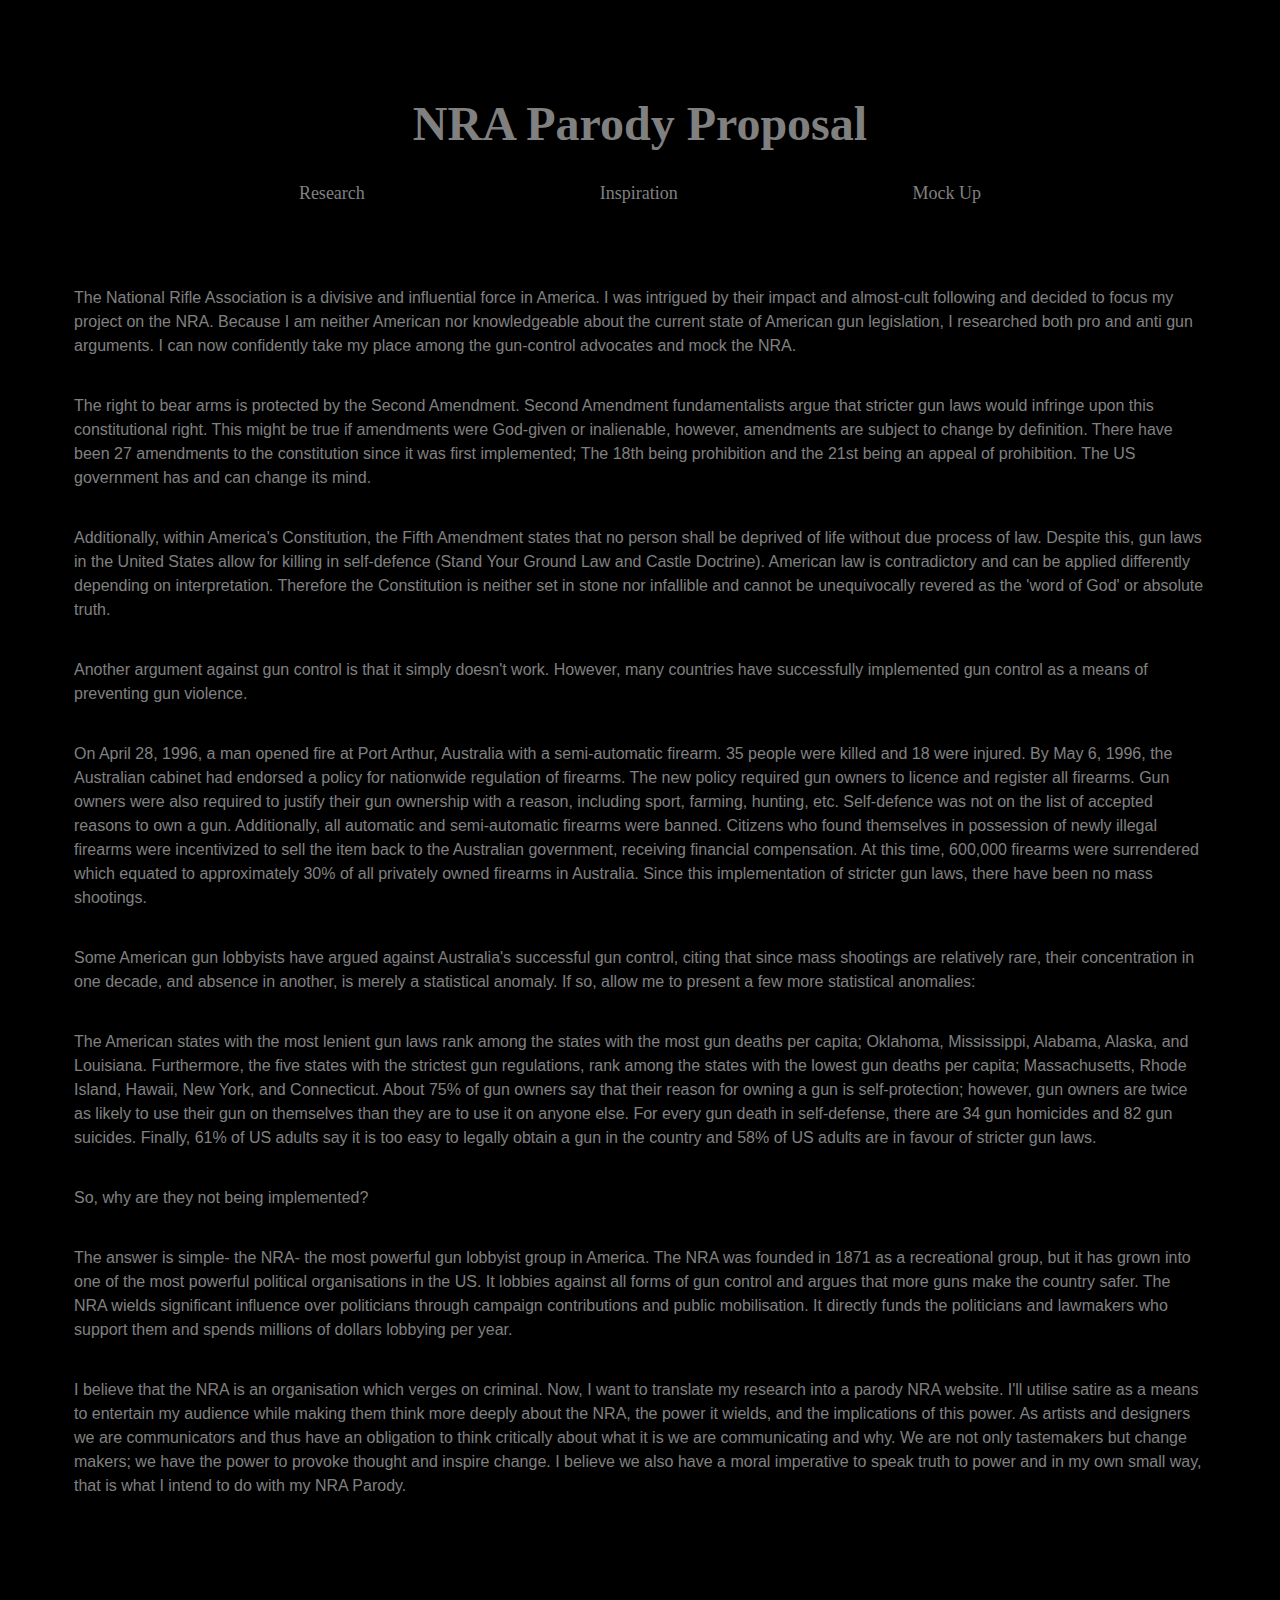
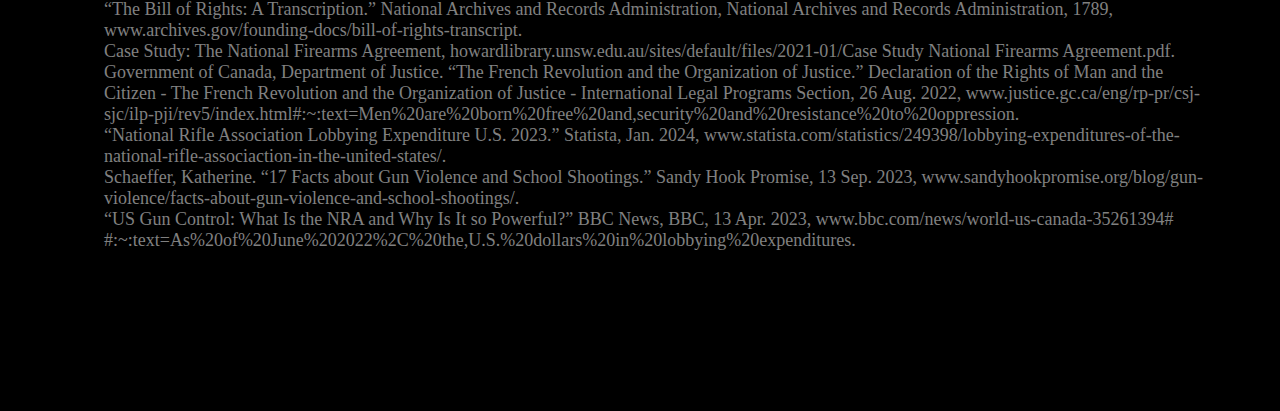
<file: nra-proposal/index.html>
<!DOCTYPE html>
<html lang="en">
<head>
         <meta charset="UTF-8">
         <meta name="viewport" content="width=device-width, initial-scale=1.0">
         <title>NRA Parody Research</title>
         <link rel="stylesheet" type="text/css" href="styles.css">
</head>
<body>
         <header>
             <H1> NRA Parody Proposal</H1>
            </header>

         <nav>
         <li><a href="index.html">Research</a></li>
         <li><a href="pg2.html">Inspiration</a></li>
         <li><a href="pg3.html">Mock Up</a></li>
        </nav>

<main>
<p>The National Rifle Association is a divisive and influential force in America. I was intrigued by their impact and almost-cult following and decided to focus my project on the NRA. Because I am neither American nor knowledgeable about the current state of American gun legislation, I researched both pro and anti gun arguments. I can now confidently take my place among the gun-control advocates and mock the NRA.</p>
<p>The right to bear arms is protected by the Second Amendment. Second Amendment fundamentalists argue that stricter gun laws would infringe upon this constitutional right. This might be true if amendments were God-given or inalienable, however, amendments are subject to change by definition. There have been 27 amendments to the constitution since it was first implemented; The 18th being prohibition and the 21st being an appeal of prohibition. The US government has and can change its mind.</p>
<p>Additionally, within America's Constitution, the Fifth Amendment states that no person shall be deprived of life without due process of law. Despite this, gun laws in the United States allow for killing in self-defence (Stand Your Ground Law and Castle Doctrine). American law is contradictory and can be applied differently depending on interpretation. 
Therefore the Constitution is neither set in stone nor infallible and cannot be unequivocally revered as the 'word of God' or absolute truth.
</p>
<p>Another argument against gun control is that it simply doesn't work. However, many countries have successfully implemented gun control as a means of preventing gun violence.</p>
<p>On April 28, 1996, a man opened fire at Port Arthur, Australia with a semi-automatic firearm. 35 people were killed and 18 were injured. By May 6, 1996, the Australian cabinet had endorsed a policy for nationwide regulation of firearms. The new policy required gun owners to licence and register all firearms. Gun owners were also required to justify their gun ownership with a reason, including sport, farming, hunting, etc. Self-defence was not on the list of accepted reasons to own a gun. Additionally, all automatic and semi-automatic firearms were banned. Citizens who found themselves in possession of newly illegal firearms were incentivized to sell the item back to the Australian government, receiving financial compensation. At this time, 600,000 firearms were surrendered which equated to approximately 30% of all privately owned firearms in Australia. Since this implementation of stricter gun laws, there have been no mass shootings.</p>
<p>Some American gun lobbyists have argued against Australia's successful gun control, citing that since mass shootings are relatively rare, their concentration in one decade, and absence in another, is merely a statistical anomaly. If so, allow me to present a few more statistical anomalies:</p>
<p>The American states with the most lenient gun laws rank among the states with the most gun deaths per capita; Oklahoma, Mississippi, Alabama, Alaska, and Louisiana. Furthermore, the five states with the strictest gun regulations, rank among the states with the lowest gun deaths per capita; Massachusetts, Rhode Island, Hawaii, New York, and Connecticut. About 75% of gun owners say that their reason for owning a gun is self-protection; however, gun owners are twice as likely to use their gun on themselves than they are to use it on anyone else. For every gun death in self-defense, there are 34 gun homicides and 82 gun suicides. Finally, 61% of US adults say it is too easy to legally obtain a gun in the country and 58% of US adults are in favour of stricter gun laws.</p>
<p>So, why are they not being implemented?</p>
<p>The answer is simple- the NRA- the most powerful gun lobbyist group in America. The NRA was founded in 1871 as a recreational group, but it has grown into one of the most powerful political organisations in the US. It lobbies against all forms of gun control and argues that more guns make the country safer. The NRA wields significant influence over politicians through campaign contributions and public mobilisation. It directly funds the politicians and lawmakers who support them and spends millions of dollars lobbying per year.</p>
<p> I believe that the NRA is an organisation which verges on criminal. Now, I want to translate my research into a parody NRA website. I'll utilise satire as a means to entertain my audience while making them think more deeply about the NRA, the power it wields, and the implications of this power. As artists and designers we are communicators and thus have an obligation to think critically about what it is we are communicating and why. We are not only tastemakers but change makers; we have the power to provoke thought and inspire change. I believe we also have a moral imperative to speak truth to power and in my own small way, that is what I intend to do with my NRA Parody.</p>
</main>

<footer>
    <h2>Bibliography</h2>

    <nav>
        <ul>
<li>“The Bill of Rights: A Transcription.” National Archives and Records Administration, National Archives and Records Administration, 1789, www.archives.gov/founding-docs/bill-of-rights-transcript.</li>
<li>Case Study: The National Firearms Agreement, howardlibrary.unsw.edu.au/sites/default/files/2021-01/Case Study National Firearms Agreement.pdf.</li>
<li>Government of Canada, Department of Justice. “The French Revolution and the Organization of Justice.” Declaration of the Rights of Man and the Citizen - The French Revolution and the Organization of Justice - International Legal Programs Section, 26 Aug. 2022, www.justice.gc.ca/eng/rp-pr/csj-sjc/ilp-pji/rev5/index.html#:~:text=Men%20are%20born%20free%20and,security%20and%20resistance%20to%20oppression.</li>
<li>“National Rifle Association Lobbying Expenditure U.S. 2023.” Statista, Jan. 2024, www.statista.com/statistics/249398/lobbying-expenditures-of-the-national-rifle-associaction-in-the-united-states/.</li>
<li>Schaeffer, Katherine. “17 Facts about Gun Violence and School Shootings.” Sandy Hook Promise, 13 Sep. 2023, www.sandyhookpromise.org/blog/gun-violence/facts-about-gun-violence-and-school-shootings/.</li>
<li>“US Gun Control: What Is the NRA and Why Is It so Powerful?” BBC News, BBC, 13 Apr. 2023, www.bbc.com/news/world-us-canada-35261394# #:~:text=As%20of%20June%202022%2C%20the,U.S.%20dollars%20in%20lobbying%20expenditures.</li>
</ul>
</nav>

</footer>
         
</body>
</html>
</file>
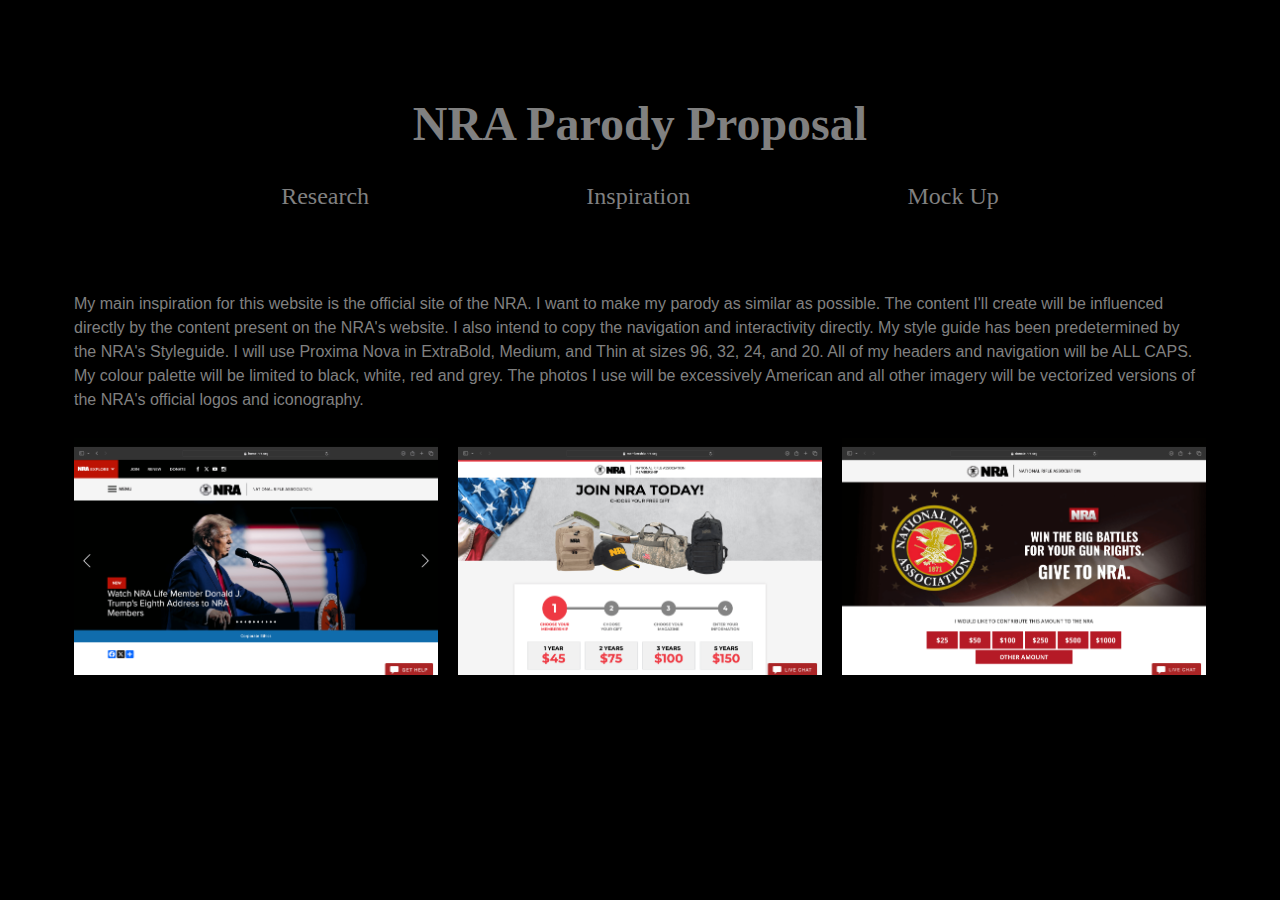
<file: nra-proposal/pg2.html>
<!DOCTYPE html>
<html lang="en">
<head>
    <meta charset="UTF-8">
    <meta name="viewport" content="width=device-width, initial-scale=1.0">
    <title>NRA Parody Inspiration</title>
    <link rel="stylesheet" type="text/css" href="styles.css">
</head>
<body>
    <header>
        <h1>NRA Parody Proposal</h1>
    </header>

    <nav>
<a href="index.html">Research</a>
<a href="pg2.html">Inspiration</a>
<a href="pg3.html">Mock Up</a>
    </nav>
    
    <main>
        <p>My main inspiration for this website is the official site of the NRA. I want to make my parody as similar as possible. The content I'll create will be influenced directly by the content present on the NRA's website. I also intend to copy the navigation and interactivity directly. My style guide has been predetermined by the NRA's Styleguide. I will use Proxima Nova in ExtraBold, Medium, and Thin at sizes 96, 32, 24, and 20. All of my headers and navigation will be ALL CAPS. My colour palette will be limited to black, white, red and grey. The photos I use will be excessively American and all other imagery will be vectorized versions of the NRA's official logos and iconography.</p>
    </main>

    <div class="inspo">
        <a><img src="images/nra-home.png" alt="NRA Homepage"></a>
        <a><img src="images/nra-join.png" alt="NRA Join Page"></a>
        <a><img src="images/nra-donate.png" alt="NRA Donate Page"></a>
    </div>
</body>
</html>
</file>
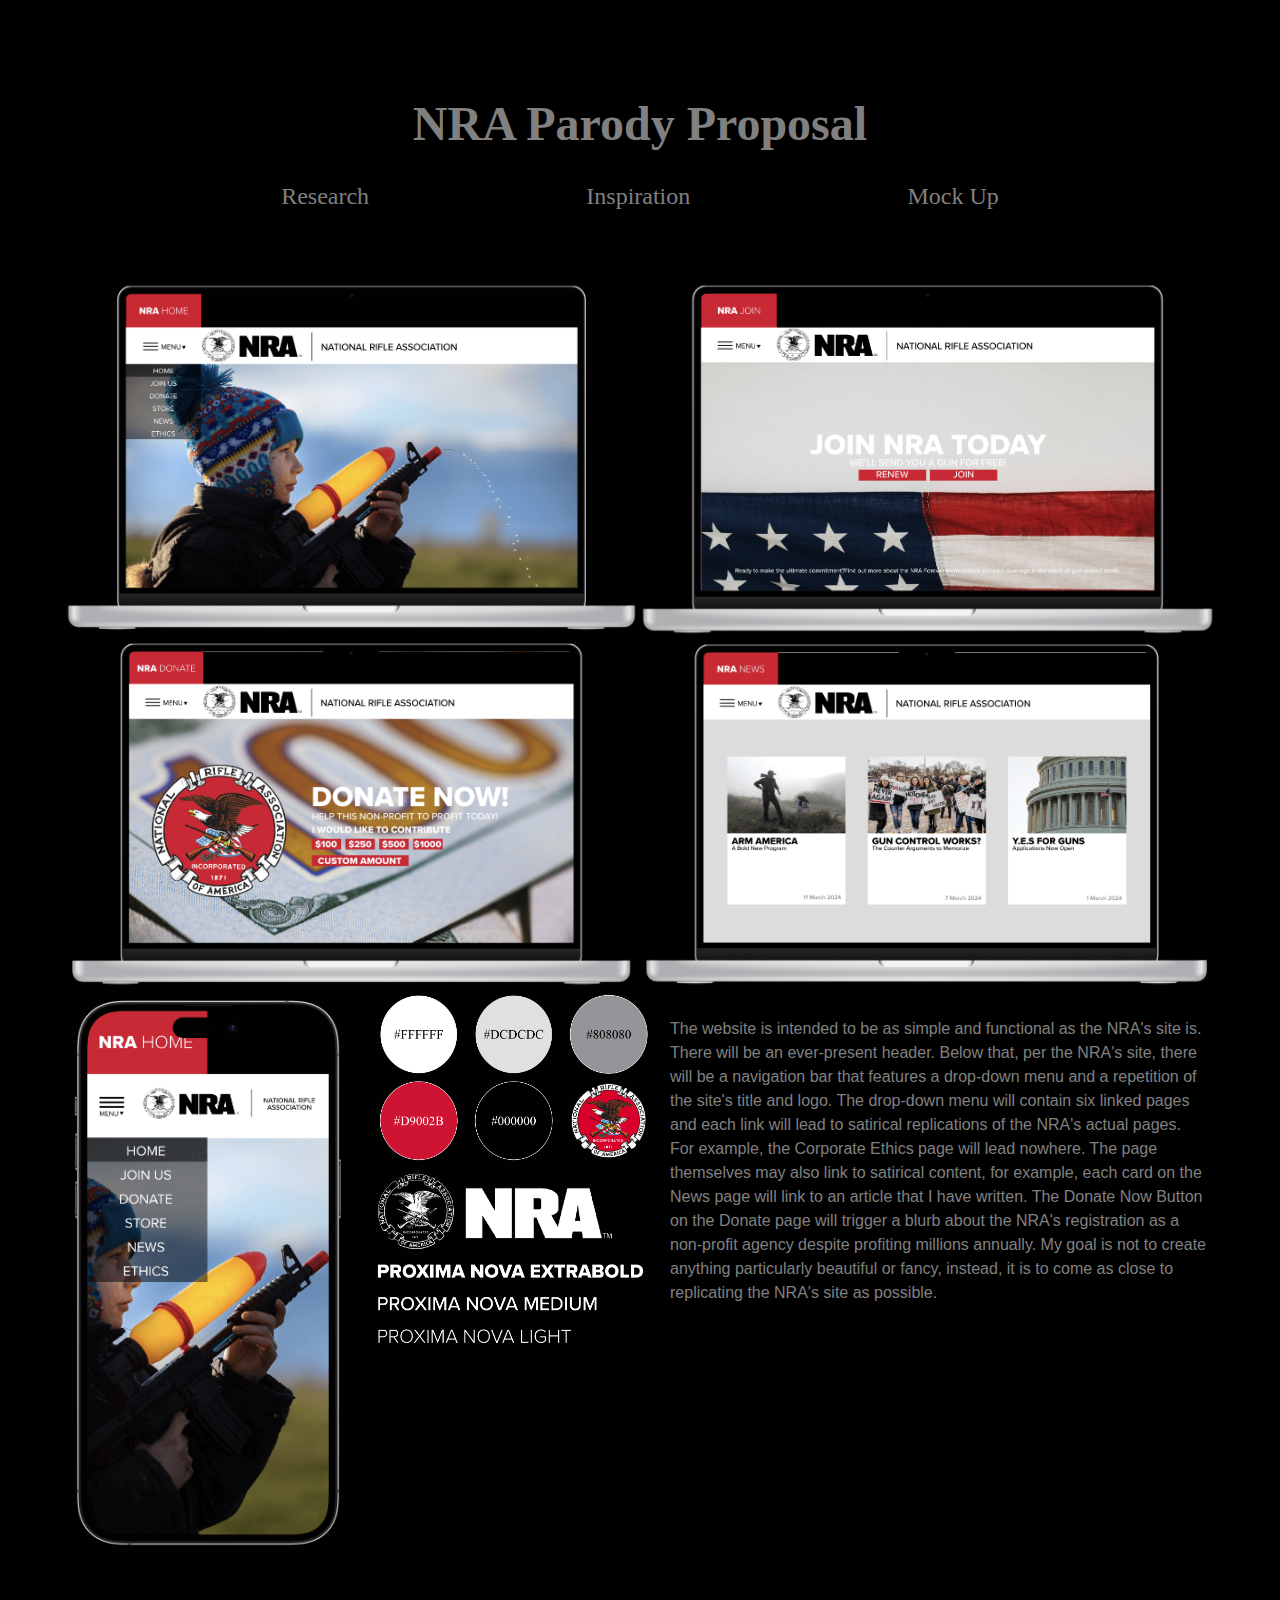
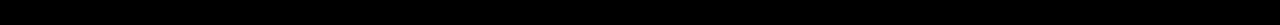
<file: nra-proposal/pg3.html>
<!DOCTYPE html>
<html lang="en">
<head>
    <meta charset="UTF-8">
    <meta name="viewport" content="width=device-width, initial-scale=1.0">
    <title>NRA Parody Mockup</title>
    <link rel="stylesheet" type="text/css" href="styles.css">

</head>
<body>
    <header>
        <h1>NRA Parody Proposal</h1>
    </header>

    <nav>
        <a href="index.html">Research</a>
        <a href="pg2.html">Inspiration</a>
        <a href="pg3.html">Mock Up</a>
    </nav>

    <div class="mockup">
        <img src="images/index.png" alt="NRA Parody Homepage">
        <img src="images/join.png" alt="NRA Parody Homepage">
        <img src="images/donate.png" alt="NRA Parody Donate Page">
        <img src="images/news.png" alt="NRA Parody News Page">
    </div>
    
    <div class="summary">
        <img id="mobile" src="images/mobile.png" alt="NRA Parody Homepage Mobile">
        <img id="styleguide" src="images/styleguide.png" alt="Style Guide">
        <p> The website is intended to be as simple and functional as the NRA's site is. There will be an ever-present header. Below that, per the NRA's site, there will be a navigation bar that features a drop-down menu and a repetition of the site's title and logo. The drop-down menu will contain six linked pages and each link will lead to satirical replications of the NRA's actual pages. For example, the Corporate Ethics page will lead nowhere. The page themselves may also link to satirical content, for example, each card on the News page will link to an article that I have written. The Donate Now Button on the Donate page will trigger a blurb about the NRA's registration as a non-profit agency despite profiting millions annually. My goal is not to create anything particularly beautiful or fancy, instead, it is to come as close to replicating the NRA's site as possible. </p>
    </div>    
</body>
</html>
</file>
<file: nra-proposal/styles.css>
body {
    margin: 0;
    padding: 5%;
    background-color: black;
}

header {
    background-color: black;
    padding: 0;
    font-size: 1.5em;
    text-align: center;
}

header h1 {
    color: grey;
}

nav {
    display: flex;
    background-color: black;
    font-size: 1.5em;
    justify-content: space-evenly;
    margin-bottom: 3em;
}

nav a:link,
nav a:visited {
    color: grey;
    font-family: 'Times New Roman', Times, serif;
    text-decoration: none;
}

nav a:hover,
nav a:active {
    color: #d9002b;
}

li{
    padding: 0;
    font-size: 0.75em;
    display:flex;
    color: grey;
    justify-content: flex-start
;}

p {
    padding: 10px;
    color: grey;
    font-family: 'Segoe UI', 'Open Sans', 'Helvetica Neue', sans-serif;
    line-height: 1.5em;
}

.inspo {
    display: flex;
    justify-content: space-evenly;
}
.inspo a {
    flex: 1;
    margin: 0 10px; /
}
.inspo img {    
    max-width: 100%;
}

.mockup {
    display: flex;
    flex-wrap: wrap;
}

.mockup img {
    max-width: 50%;
}

.mockup div {
    display: flex;
    max-width: 50%;
    align-content: end;
}

#mobile {max-width: 25%;}
#styleguide {max-width: 25%;}

.summary {
    display: flex;
    align-items: left;
}#mobile {
    margin-right: 20px;
}
</file>
